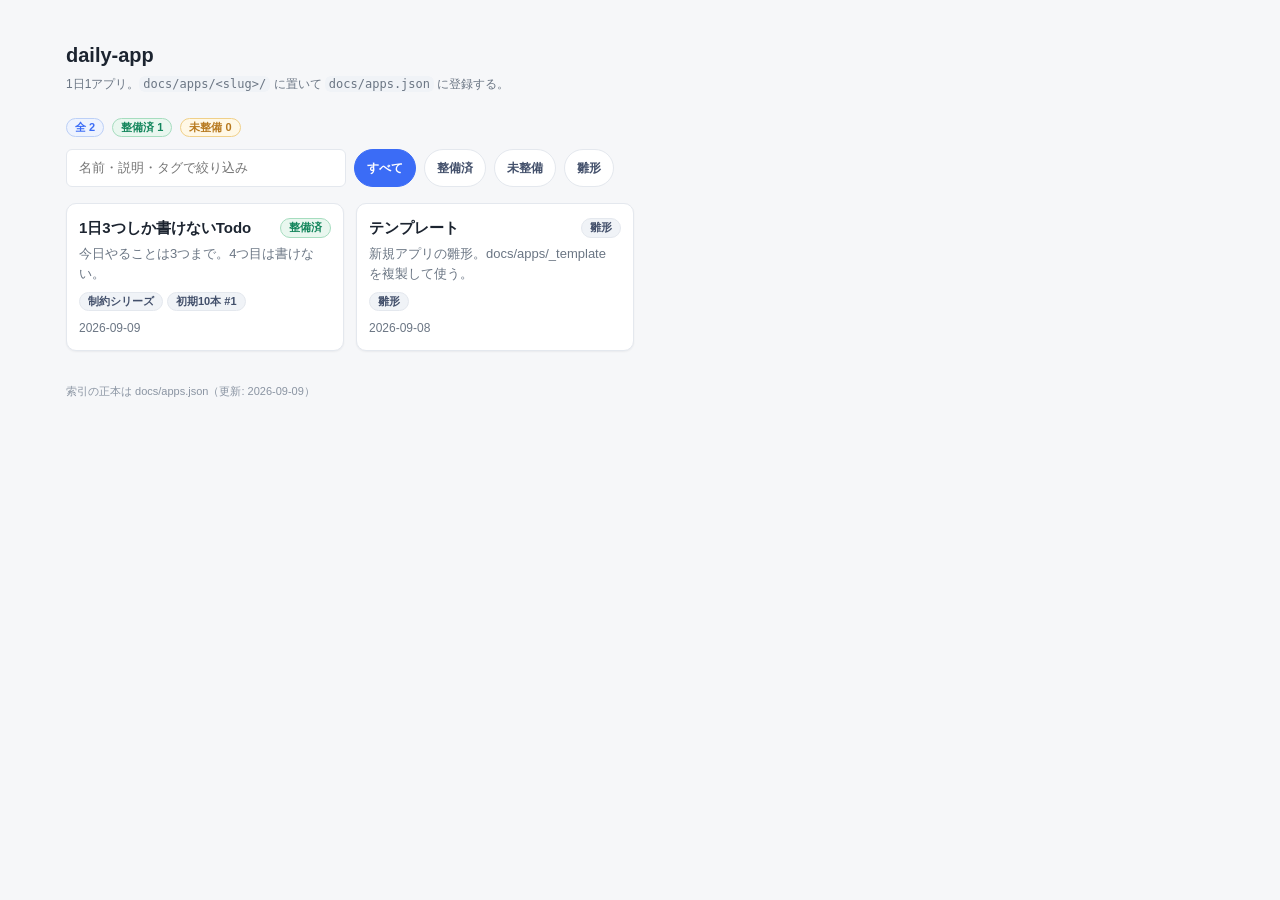
<file: docs/index.html>
<!DOCTYPE html>
<html lang="ja">
<head>
<meta charset="utf-8">
<meta name="viewport" content="width=device-width, initial-scale=1">
<title>daily-app — 一覧</title>
<link rel="stylesheet" href="shared/tokens.css">
<link rel="stylesheet" href="shared/base.css">
<style>
  .hero{ padding: var(--sp-5) 0 var(--sp-3); }
  .counts{ display:flex; gap: var(--sp-2); margin: var(--sp-3) 0; flex-wrap: wrap; }
  .filters{ display:flex; gap: var(--sp-2); margin-bottom: var(--sp-4); flex-wrap: wrap; }
  .filters input{ flex: 1 1 200px; min-width: 0; max-width: 280px; width: auto; }
  .chip{ font: inherit; font-size: var(--fs-2); font-weight:600;
         padding: var(--sp-1) var(--sp-3); border:1px solid var(--border);
         border-radius: var(--r-pill); background: var(--surface);
         color: var(--text-2); cursor:pointer; }
  .chip.on{ background: var(--accent); border-color: var(--accent); color: var(--accent-ink); }
  a.app{ text-decoration:none; color:inherit; display:block; }
  a.app:hover .card{ border-color: var(--accent); }
  .app .name{ font-size: var(--fs-5); font-weight:700; }
  .app .meta{ display:flex; justify-content:space-between; align-items:center;
              gap: var(--sp-2); margin-bottom: var(--sp-1); }
  .app .desc{ font-size: var(--fs-3); color: var(--text-3); min-height: 2.6em; }
  .app .tags{ margin-top: var(--sp-2); display:flex; gap: var(--sp-1); flex-wrap:wrap; }
</style>
</head>
<body>
<div class="wrap">
  <div class="hero">
    <h1>daily-app</h1>
    <div class="sub">1日1アプリ。<code>docs/apps/&lt;slug&gt;/</code> に置いて <code>docs/apps.json</code> に登録する。</div>
  </div>

  <div class="counts" id="counts"></div>

  <div class="filters">
    <input type="search" id="q" placeholder="名前・説明・タグで絞り込み" aria-label="検索">
    <button class="chip on" data-status="all">すべて</button>
    <button class="chip" data-status="polished">整備済</button>
    <button class="chip" data-status="draft">未整備</button>
    <button class="chip" data-status="template">雛形</button>
  </div>

  <div class="cards" id="list"></div>
  <div class="empty" id="empty" hidden>該当するアプリがありません。</div>

  <div class="foot" id="foot"></div>
</div>

<script>
const STATUS = {
  polished: { label: '整備済', cls: 'badge ok' },
  draft:    { label: '未整備', cls: 'badge warn' },
  template: { label: '雛形',   cls: 'badge' }
};

let APPS = [], filter = 'all', query = '';

function esc(s){ return String(s == null ? '' : s).replace(/[&<>"]/g, c => (
  { '&':'&amp;', '<':'&lt;', '>':'&gt;', '"':'&quot;' }[c]
)); }

function matches(a){
  if (filter !== 'all' && a.status !== filter) return false;
  if (!query) return true;
  const hay = [a.name, a.summary, a.slug, (a.tags || []).join(' ')].join(' ').toLowerCase();
  return hay.includes(query);
}

function render(){
  const list = document.getElementById('list');
  const shown = APPS.filter(matches);

  list.innerHTML = shown.map(a => {
    const st = STATUS[a.status] || STATUS.draft;
    const tags = (a.tags || []).map(t => `<span class="badge">${esc(t)}</span>`).join('');
    return `<a class="app" href="apps/${esc(a.slug)}/index.html">
      <div class="card">
        <div class="meta">
          <span class="name">${esc(a.name)}</span>
          <span class="${st.cls}">${st.label}</span>
        </div>
        <div class="desc">${esc(a.summary)}</div>
        <div class="tags">${tags}</div>
        <div class="sub num" style="margin-top:var(--sp-2)">${esc(a.date || '')}</div>
      </div>
    </a>`;
  }).join('');

  document.getElementById('empty').hidden = shown.length > 0;

  const by = s => APPS.filter(a => a.status === s).length;
  document.getElementById('counts').innerHTML =
    `<span class="badge accent">全 ${APPS.length}</span>` +
    `<span class="badge ok">整備済 ${by('polished')}</span>` +
    `<span class="badge warn">未整備 ${by('draft')}</span>`;
}

document.getElementById('q').addEventListener('input', e => {
  query = e.target.value.trim().toLowerCase();
  render();
});

document.querySelectorAll('.chip').forEach(btn => {
  btn.addEventListener('click', () => {
    document.querySelectorAll('.chip').forEach(b => b.classList.remove('on'));
    btn.classList.add('on');
    filter = btn.dataset.status;
    render();
  });
});

fetch('apps.json', { cache: 'no-store' })
  .then(r => { if (!r.ok) throw new Error('HTTP ' + r.status); return r.json(); })
  .then(d => {
    APPS = (d.apps || []).slice().sort((a, b) => String(b.date || '').localeCompare(String(a.date || '')));
    document.getElementById('foot').textContent = '索引の正本は docs/apps.json（更新: ' + (d.updated || '—') + '）';
    render();
  })
  .catch(err => {
    document.getElementById('empty').hidden = false;
    document.getElementById('empty').textContent =
      'apps.json を読めませんでした（' + err.message + '）。file:// で直接開くと fetch が失敗します。'
      + 'リポジトリ直下で python3 -m http.server 8000 を実行し http://localhost:8000/docs/ を開いてください。';
  });
</script>
<script>
window.addEventListener('load',()=>setTimeout(()=>{
  let worst=[];
  document.querySelectorAll('*').forEach(el=>{
    const r=el.getBoundingClientRect();
    if(r.right>document.documentElement.clientWidth+1)
      worst.push(el.tagName+'.'+el.className+' right='+Math.round(r.right)+' w='+Math.round(r.width));
  });
  document.body.setAttribute('data-probe','SCROLLW='+document.documentElement.scrollWidth+
    ' CLIENTW='+document.documentElement.clientWidth+' || '+worst.slice(0,8).join(' | '));
},300));
</script>
<script>
window.addEventListener('load',()=>setTimeout(()=>{
  let worst=[];
  document.querySelectorAll('*').forEach(el=>{
    const r=el.getBoundingClientRect();
    if(r.right>document.documentElement.clientWidth+1)
      worst.push(el.tagName+'.'+el.className+' right='+Math.round(r.right));
  });
  document.body.setAttribute('data-probe','SCROLLW='+document.documentElement.scrollWidth+
    ' CLIENTW='+document.documentElement.clientWidth+' || '+worst.slice(0,8).join(' | '));
},300));
</script>
</body>
</html>
</file>
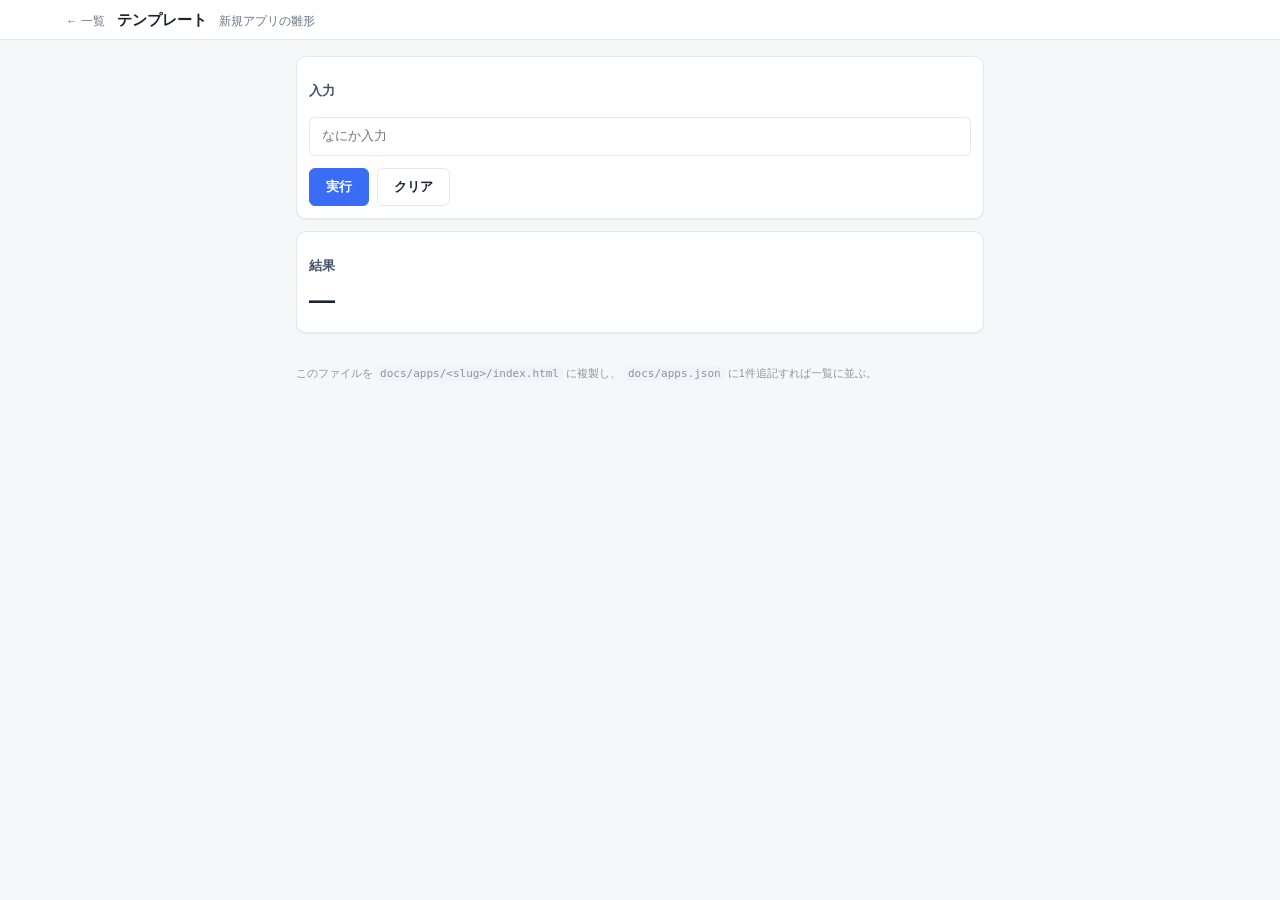
<file: docs/apps/_template/index.html>
<!DOCTYPE html>
<html lang="ja">
<head>
<meta charset="utf-8">
<meta name="viewport" content="width=device-width, initial-scale=1">
<title>テンプレート — daily-app</title>
<link rel="stylesheet" href="../../shared/tokens.css">
<link rel="stylesheet" href="../../shared/base.css">
<style>
  /* アプリ固有のスタイルだけをここに書く。色・余白・角丸は tokens.css の変数を使う。 */
  .out{ font-size: var(--fs-7); font-weight: 700; }
</style>
</head>
<body data-app-title="テンプレート" data-app-summary="新規アプリの雛形">
<script src="../../shared/app-shell.js" defer></script>

<div class="wrap narrow stack">
  <div class="card stack">
    <h3>入力</h3>
    <input type="text" id="src" placeholder="なにか入力">
    <div class="row">
      <button class="btn primary" id="run">実行</button>
      <button class="btn" id="clear">クリア</button>
    </div>
  </div>

  <div class="card">
    <h3>結果</h3>
    <div class="out num" id="out">—</div>
  </div>

  <div class="foot">
    このファイルを <code>docs/apps/&lt;slug&gt;/index.html</code> に複製し、
    <code>docs/apps.json</code> に1件追記すれば一覧に並ぶ。
  </div>
</div>

<script>
const $ = id => document.getElementById(id);

$('run').addEventListener('click', () => {
  const v = $('src').value.trim();
  $('out').textContent = v ? v.length + ' 文字' : '—';
});

$('clear').addEventListener('click', () => {
  $('src').value = '';
  $('out').textContent = '—';
});
</script>
</body>
</html>
</file>
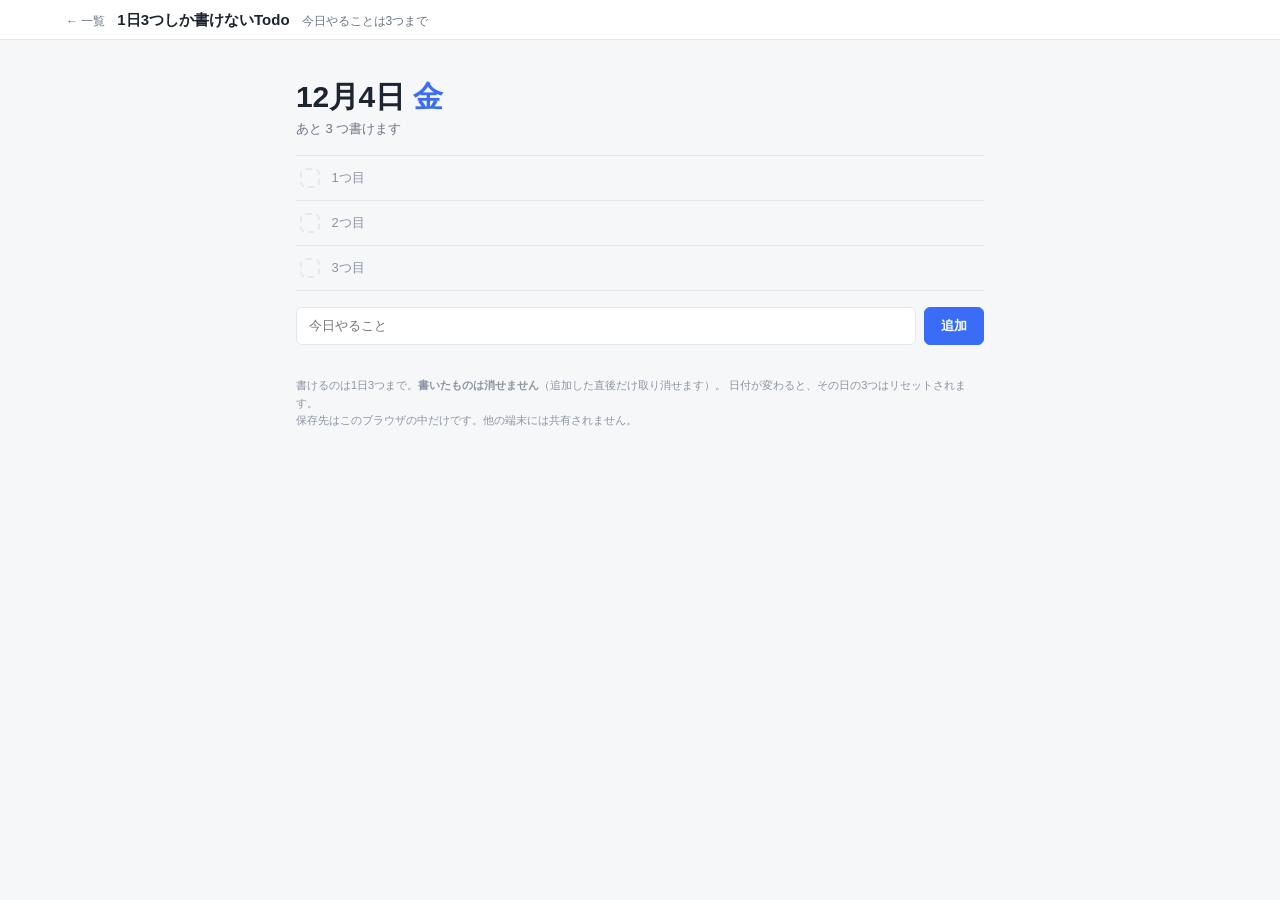
<file: docs/apps/three-todos/index.html>
<!DOCTYPE html>
<html lang="ja">
<head>
<meta charset="utf-8">
<meta name="viewport" content="width=device-width, initial-scale=1">
<title>1日3つしか書けないTodo — daily-app</title>
<link rel="stylesheet" href="../../shared/tokens.css">
<link rel="stylesheet" href="../../shared/base.css">
<style>
  /* 日付を主役に置く。「1日3つ」が何の1日なのかを最初に見せる。 */
  .head{ margin: var(--sp-5) 0 var(--sp-4); }
  .head .md{ font-size: var(--fs-8); font-weight:800; line-height:1.15;
             letter-spacing:-.01em; }
  .head .dow{ color: var(--accent); }
  .head .left{ margin-top: var(--sp-1); font-size: var(--fs-3); color: var(--text-3); }
  .head .left.full{ color: var(--text); font-weight:700; }

  /* 行はカードで囲わず、区切り線だけで並べる。 */
  .slots{ border-top:1px solid var(--border); }
  .slot{ display:flex; align-items:center; gap: var(--sp-3);
         padding: var(--sp-3) var(--sp-1);
         border-bottom:1px solid var(--border); min-height:3.2em; }

  .check{ flex:0 0 auto; width:1.5em; height:1.5em; padding:0;
          border:2px solid var(--border); border-radius: var(--r-1);
          background: var(--surface); cursor:pointer;
          font-size: var(--fs-3); line-height:1; color: transparent; }
  .check:hover{ border-color: var(--accent); }
  .slot.done .check{ background: var(--ok); border-color: var(--ok); color: var(--accent-ink); }

  .txt{ flex:1 1 auto; font-size: var(--fs-4); }
  .slot.done .txt{ text-decoration: line-through; color: var(--text-4); }

  .undo{ flex:0 0 auto; font-size: var(--fs-1); color: var(--text-3);
         background:none; border:0; padding:0; cursor:pointer; text-decoration:underline; }
  .undo:hover{ color: var(--bad); }

  /* まだ無い枠は破線で示す。埋まっていない数が一目で分かる。 */
  .slot.empty{ color: var(--text-4); font-size: var(--fs-3); }
  .slot.empty .box{ flex:0 0 auto; width:1.5em; height:1.5em;
                    border:2px dashed var(--border); border-radius: var(--r-1); }

  .composer{ margin-top: var(--sp-4); }
  .composer .row{ flex-wrap:nowrap; }
  .composer input{ flex:1 1 auto; min-width:0; }
  .composer.bad input{ border-color: var(--bad); background: var(--bad-bg); }

  .deny{ display:flex; gap: var(--sp-2); align-items:baseline;
         color: var(--bad); font-size: var(--fs-3); font-weight:600;
         margin-top: var(--sp-2); }

  @keyframes shake{
    0%,100%{ transform:translateX(0) } 20%{ transform:translateX(-7px) }
    40%{ transform:translateX(7px) } 60%{ transform:translateX(-4px) }
    80%{ transform:translateX(4px) }
  }
  .shake{ animation: shake .38s; }
  @media (prefers-reduced-motion: reduce){ .shake{ animation:none } }
</style>
</head>
<body data-app-title="1日3つしか書けないTodo" data-app-summary="今日やることは3つまで">
<script src="../../shared/app-shell.js" defer></script>

<div class="wrap narrow">
  <div class="head">
    <div class="md" id="md">—</div>
    <div class="left" id="left"></div>
  </div>

  <div class="slots" id="slots"></div>

  <div class="composer" id="composer">
    <div class="row">
      <input type="text" id="src" maxlength="60" placeholder="今日やること" aria-label="今日やること">
      <button class="btn primary" id="add">追加</button>
    </div>
    <div class="deny" id="deny" hidden><span aria-hidden="true">⚠</span><span id="denyMsg"></span></div>
  </div>

  <div class="foot">
    書けるのは1日3つまで。<b>書いたものは消せません</b>（追加した直後だけ取り消せます）。
    日付が変わると、その日の3つはリセットされます。<br>
    保存先はこのブラウザの中だけです。他の端末には共有されません。
  </div>
</div>

<script>
const MAX = 3;
const KEY = 'daily-app:three-todos';
const DOW = ['日', '月', '火', '水', '木', '金', '土'];
const $ = id => document.getElementById(id);

function todayKey(){
  const d = new Date(), p = n => String(n).padStart(2, '0');
  return d.getFullYear() + '-' + p(d.getMonth() + 1) + '-' + p(d.getDate());
}

function load(){
  try {
    const s = JSON.parse(localStorage.getItem(KEY) || 'null');
    if (s && s.date === todayKey() && Array.isArray(s.items)) return s.items.slice(0, MAX);
  } catch (e) { /* 読めなくても空で始める */ }
  return [];
}

function save(){
  try { localStorage.setItem(KEY, JSON.stringify({ date: todayKey(), items })); }
  catch (e) { /* 保存できなくても操作は続けられる */ }
}

let items = load();
let justAdded = -1;   // 直近に追加した位置。リロードすると消える

function render(){
  const d = new Date();
  $('md').innerHTML = (d.getMonth() + 1) + '月' + d.getDate() + '日 '
                    + '<span class="dow">' + DOW[d.getDay()] + '</span>';

  const full = items.length >= MAX;
  const left = $('left');
  left.textContent = full ? '今日の3つは埋まりました' : 'あと ' + (MAX - items.length) + ' つ書けます';
  left.classList.toggle('full', full);

  const slots = $('slots');
  slots.innerHTML = '';

  for (let i = 0; i < MAX; i++) {
    const it = items[i];
    const el = document.createElement('div');

    if (!it) {
      el.className = 'slot empty';
      const box = document.createElement('span');
      box.className = 'box';
      const label = document.createElement('span');
      label.textContent = (i + 1) + 'つ目';
      el.appendChild(box);
      el.appendChild(label);
      slots.appendChild(el);
      continue;
    }

    el.className = 'slot' + (it.done ? ' done' : '');

    const check = document.createElement('button');
    check.className = 'check';
    check.textContent = '✓';
    check.setAttribute('aria-pressed', it.done ? 'true' : 'false');
    check.setAttribute('aria-label', it.text + (it.done ? ' を未完了に戻す' : ' を完了にする'));
    check.addEventListener('click', () => { it.done = !it.done; save(); render(); });

    const txt = document.createElement('span');
    txt.className = 'txt';
    txt.textContent = it.text;

    el.appendChild(check);
    el.appendChild(txt);

    if (i === justAdded) {
      const undo = document.createElement('button');
      undo.className = 'undo';
      undo.textContent = '取り消す';
      undo.addEventListener('click', () => {
        items.splice(i, 1);
        justAdded = -1;
        clearDeny();
        save(); render();
        $('src').focus();
      });
      el.appendChild(undo);
    }

    slots.appendChild(el);
  }
}

function clearDeny(){
  $('deny').hidden = true;
  $('composer').classList.remove('bad');
}

/* エラーの見せ方は実例に合わせ、原因である入力欄を赤くして直下に文言を出す。
   リストは揺らすだけにする（「もう入らない」絵を残すため）。 */
function deny(msg){
  $('denyMsg').textContent = msg;
  $('deny').hidden = false;
  $('composer').classList.add('bad');

  const s = $('slots');
  s.classList.remove('shake');
  void s.offsetWidth;          // アニメーションを再生し直す
  s.classList.add('shake');
}

function add(){
  const v = $('src').value.trim();

  if (items.length >= MAX) { deny('今日はもう書けません。明日また3つ。'); return; }
  if (!v)                  { deny('やることを書いてください。'); return; }

  items.push({ text: v, done: false });
  justAdded = items.length - 1;
  $('src').value = '';
  clearDeny();
  save();
  render();
}

$('add').addEventListener('click', add);
$('src').addEventListener('keydown', e => { if (e.key === 'Enter') add(); });
$('src').addEventListener('input', () => { if (items.length < MAX) clearDeny(); });

render();
</script>
</body>
</html>
</file>
<file: docs/shared/tokens.css>
/* daily-app デザイントークン
   全アプリはここの変数だけを参照する。個別アプリで生の色コードを書かない。
   配色は llm-daily-loop のダッシュボードを踏襲（light のみ／dark は未対応）。 */
:root{
  color-scheme: light;

  /* 面 */
  --bg:        #f6f7f9;
  --surface:   #ffffff;
  --surface-2: #f0f3f7;
  --border:    #e4e8ee;
  --border-2:  #eef1f5;

  /* 文字 */
  --text:      #1c2430;
  --text-2:    #43506b;
  --text-3:    #6b7684;
  --text-4:    #8a94a2;

  /* アクセント */
  --accent:     #3b6cf6;
  --accent-ink: #ffffff;
  --accent-bg:  #eef3fe;

  /* 状態 */
  --ok:   #12855b;
  --warn: #b7791f;
  --bad:  #c0392b;
  --bad-bg:     #fdecea;
  --bad-border: #f0b3ab;

  /* 文字サイズ（本文 14px 基準） */
  --fs-1: 11px;
  --fs-2: 12px;
  --fs-3: 13px;
  --fs-4: 14px;
  --fs-5: 15px;
  --fs-6: 20px;
  --fs-7: 26px;
  --fs-8: 30px;

  /* 余白（4px グリッド） */
  --sp-1: 4px;
  --sp-2: 8px;
  --sp-3: 12px;
  --sp-4: 16px;
  --sp-5: 24px;
  --sp-6: 32px;

  /* 角丸・影 */
  --r-1: 6px;
  --r-2: 10px;
  --r-3: 14px;
  --r-pill: 999px;
  --shadow: 0 1px 2px rgba(28,36,48,.06);

  /* レイアウト */
  --wrap: 1180px;
  --wrap-narrow: 720px;

  --font: -apple-system, BlinkMacSystemFont, "Segoe UI", Roboto, "Noto Sans JP", sans-serif;
}
</file>
<file: docs/shared/base.css>
/* daily-app 共通UI。tokens.css の後に読み込む。
   ここに「どのアプリにも出てくる部品」だけを置く。アプリ固有の見た目は各 index.html に書く。 */

*, *::before, *::after { box-sizing: border-box; }

/* hidden 属性は display 指定より強くする。
   ブラウザ既定の [hidden]{display:none} は .foo{display:flex} に負けるため。 */
[hidden]{ display: none !important; }

body{
  margin:0;
  overflow-wrap: break-word;
  font-family: var(--font);
  font-size: var(--fs-4);
  line-height: 1.55;
  background: var(--bg);
  color: var(--text);
  -webkit-text-size-adjust: 100%;
}

.wrap{ max-width: var(--wrap); margin: 0 auto; padding: var(--sp-4); }
.wrap.narrow{ max-width: var(--wrap-narrow); }

h1{ font-size: var(--fs-6); margin: 0 0 var(--sp-1); }
h2{ font-size: var(--fs-5); margin: var(--sp-5) 0 var(--sp-2);
    border-left: 4px solid var(--accent); padding-left: var(--sp-2); }
h3{ font-size: var(--fs-3); margin: var(--sp-3) 0 var(--sp-1); color: var(--text-2); }
p{ margin: 0 0 var(--sp-3); }
a{ color: var(--accent); }

.sub  { color: var(--text-3); font-size: var(--fs-2); }
.muted{ color: var(--text-4); }
.pos{ color: var(--ok); } .warn{ color: var(--warn); } .neg{ color: var(--bad); }
.num { font-variant-numeric: tabular-nums; }

/* --- アプリ共通ヘッダ（app-shell.js が生成） --- */
.appbar{
  background: var(--surface);
  border-bottom: 1px solid var(--border);
  position: sticky; top: 0; z-index: 10;
}
.appbar .inner{
  max-width: var(--wrap); margin: 0 auto;
  padding: var(--sp-2) var(--sp-4);
  display: flex; align-items: baseline; gap: var(--sp-3);
}
.appbar .back{
  font-size: var(--fs-2); color: var(--text-3);
  text-decoration: none; white-space: nowrap;
}
.appbar .back:hover{ color: var(--accent); }
.appbar .title{ font-size: var(--fs-5); font-weight: 700; }
.appbar .summary{ font-size: var(--fs-2); color: var(--text-3); }
@media (max-width: 560px){ .appbar .summary{ display: none; } }

/* --- 面 --- */
.card{
  background: var(--surface);
  border: 1px solid var(--border);
  border-radius: var(--r-2);
  padding: var(--sp-3);
  box-shadow: var(--shadow);
}
.cards{ display: grid; gap: var(--sp-3);
        grid-template-columns: repeat(auto-fill, minmax(240px, 1fr)); }
.stack > * + *{ margin-top: var(--sp-3); }
.row{ display: flex; gap: var(--sp-2); align-items: center; flex-wrap: wrap; }

/* --- 操作 --- */
.btn{
  font: inherit; font-size: var(--fs-3); font-weight: 600;
  padding: var(--sp-2) var(--sp-4);
  border: 1px solid var(--border);
  border-radius: var(--r-1);
  background: var(--surface); color: var(--text);
  cursor: pointer;
  white-space: nowrap;
}
.btn:hover{ border-color: var(--accent); color: var(--accent); }
.btn.primary{ background: var(--accent); border-color: var(--accent); color: var(--accent-ink); }
.btn.primary:hover{ filter: brightness(1.06); color: var(--accent-ink); }
.btn:disabled{ opacity: .5; cursor: not-allowed; }

input[type="text"], input[type="search"], input[type="number"], textarea, select{
  font: inherit; font-size: var(--fs-3);
  padding: var(--sp-2) var(--sp-3);
  border: 1px solid var(--border);
  border-radius: var(--r-1);
  background: var(--surface); color: var(--text);
  width: 100%;
}
input:focus, textarea:focus, select:focus{
  outline: 2px solid var(--accent-bg); outline-offset: 0; border-color: var(--accent);
}

/* --- ラベル --- */
.badge{
  display: inline-block;
  font-size: var(--fs-1); font-weight: 600; line-height: 1.6;
  padding: 0 var(--sp-2);
  border-radius: var(--r-pill);
  background: var(--surface-2); color: var(--text-2);
  border: 1px solid var(--border);
}
.badge.accent{ background: var(--accent-bg); color: var(--accent); border-color: #bcd0f7; }
.badge.ok   { background: #e9f7ef; color: var(--ok);   border-color: #a6ddbf; }
.badge.warn { background: #fff8e6; color: var(--warn); border-color: #f0d089; }

/* --- 表 --- */
table{ width: 100%; border-collapse: collapse;
       background: var(--surface); border: 1px solid var(--border);
       border-radius: var(--r-2); overflow: hidden; }
th, td{ padding: var(--sp-2) var(--sp-3); text-align: left;
        border-bottom: 1px solid var(--border-2); font-variant-numeric: tabular-nums; }
th{ background: var(--surface-2); font-size: var(--fs-2); color: var(--text-2); }
tr:last-child td{ border-bottom: 0; }

/* --- 空状態・脚注 --- */
.empty{ color: var(--text-4); font-size: var(--fs-3);
        padding: var(--sp-6) var(--sp-4); text-align: center; }
.foot{ color: var(--text-4); font-size: var(--fs-1); margin-top: var(--sp-6); }
code{ background: var(--surface-2); padding: 1px 4px; border-radius: var(--r-1); }
</file>
